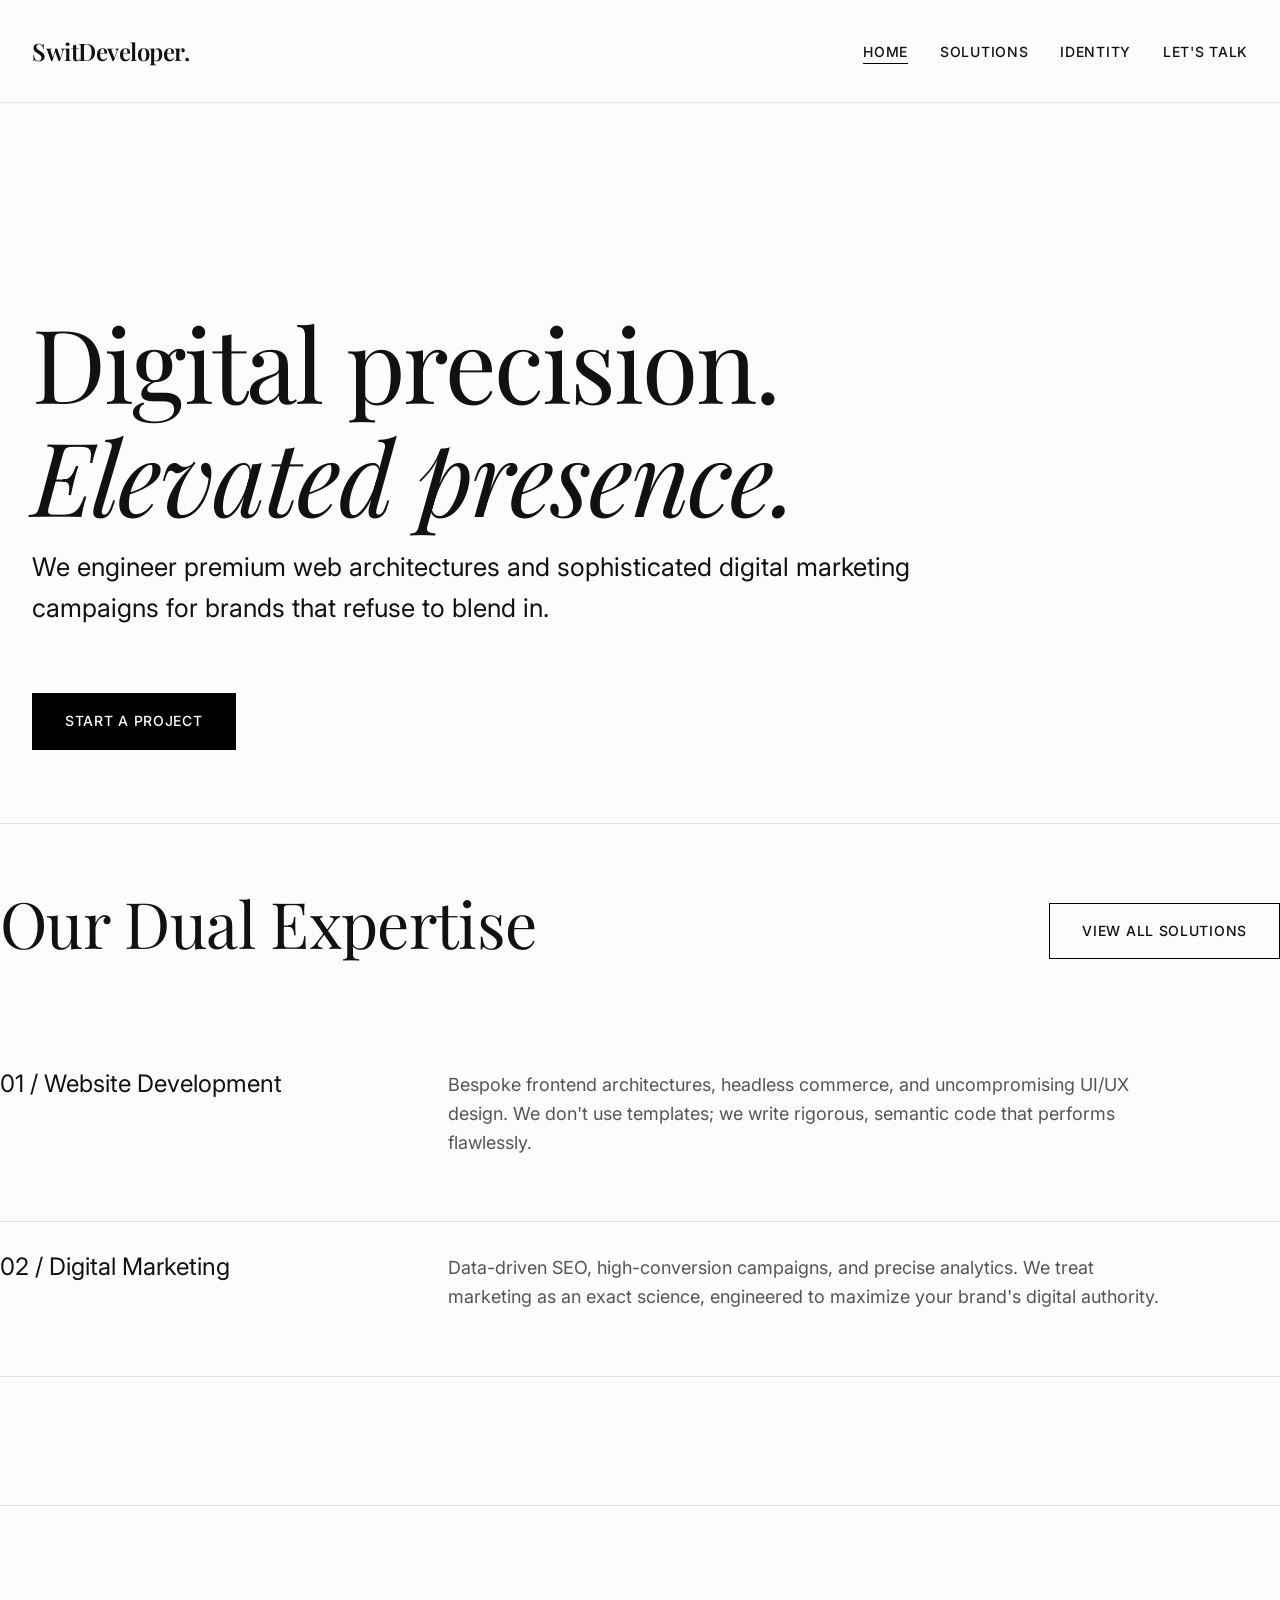
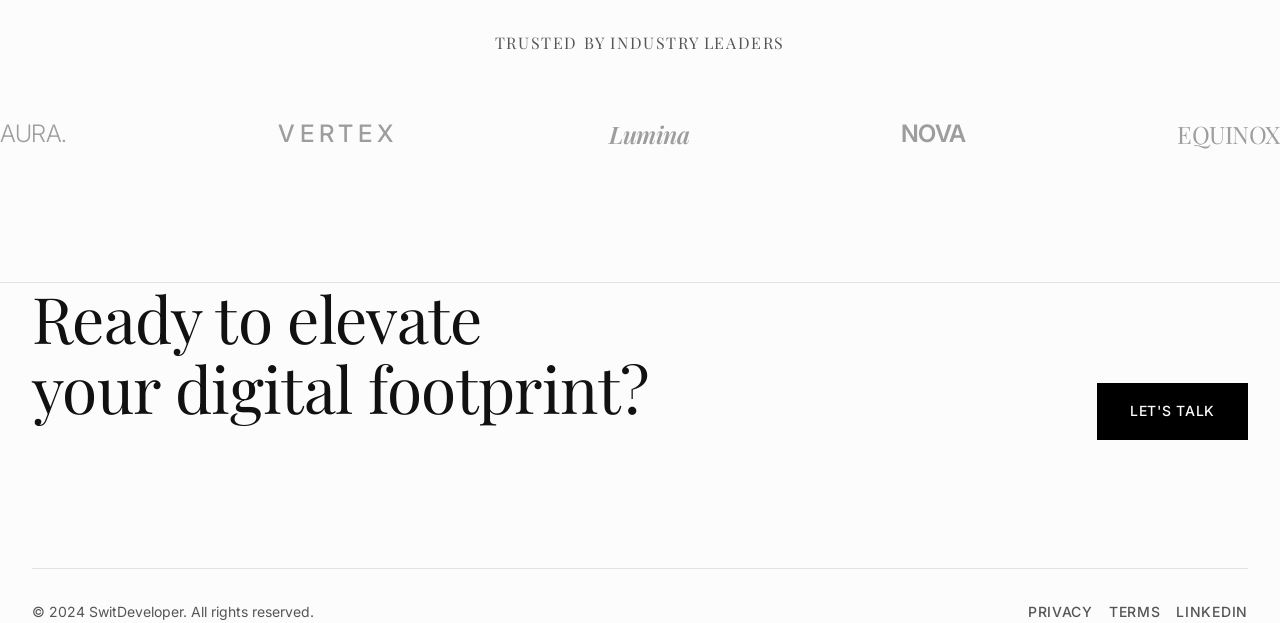
<file: index.html>
<!DOCTYPE html>
<html lang="en">
<head>
  <meta charset="UTF-8">
  <meta name="viewport" content="width=device-width, initial-scale=1.0">
  <title>SwitDeveloper | Premium Digital Agency</title>

  <!-- Fonts -->
  <link rel="preconnect" href="https://fonts.googleapis.com">
  <link rel="preconnect" href="https://fonts.gstatic.com" crossorigin>
  <link href="https://fonts.googleapis.com/css2?family=Inter:wght@300;400;500&family=Playfair+Display:ital,wght@0,400;0,600;1,400&display=swap" rel="stylesheet">

  <link rel="stylesheet" href="style.css">
</head>
<body>

  <!-- Header -->
  <header>
    <div class="container flex-between">
      <div class="logo"><a href="index.html">SwitDeveloper.</a></div>
      <nav>
        <ul>
          <li><a href="index.html">Home</a></li>
          <li><a href="services.html">Solutions</a></li>
          <li><a href="about.html">Identity</a></li>
          <li><a href="contact.html">Let's Talk</a></li>
        </ul>
      </nav>
    </div>
  </header>

  <main>
    <!-- Hero Section -->
    <section class="hero container">
      <div class="hero-content fade-up">
        <h1>Digital precision. <br><em>Elevated presence.</em></h1>
        <p class="lead">We engineer premium web architectures and sophisticated digital marketing campaigns for brands that refuse to blend in.</p>
        <a href="contact.html" class="btn btn-primary" style="margin-top: var(--spacing-md);">Start a Project</a>
      </div>
    </section>

    <!-- Dual Expertise Section -->
    <section class="container section-padding service-overview staggered-children">
      <div class="flex-between fade-up" style="margin-bottom: var(--spacing-lg);">
        <h2>Our Dual Expertise</h2>
        <a href="services.html" class="btn">View All Solutions</a>
      </div>

      <div class="service-item fade-up">
        <h3>01 / Website Development</h3>
        <p>Bespoke frontend architectures, headless commerce, and uncompromising UI/UX design. We don't use templates; we write rigorous, semantic code that performs flawlessly.</p>
      </div>
      <div class="service-item fade-up">
        <h3>02 / Digital Marketing</h3>
        <p>Data-driven SEO, high-conversion campaigns, and precise analytics. We treat marketing as an exact science, engineered to maximize your brand's digital authority.</p>
      </div>
    </section>

    <!-- Social Proof / Logos -->
    <section class="container section-padding" style="border-top: 1px solid var(--border-color);">
      <h3 class="fade-up" style="text-align: center; color: var(--text-muted); font-size: 1rem; text-transform: uppercase; letter-spacing: 0.1em; margin-bottom: var(--spacing-lg);">Trusted by industry leaders</h3>
      <div class="flex-between fade-up" style="opacity: 0.4; filter: grayscale(100%);">
        <!-- Placeholder text for logos to keep it strictly vanilla without external images -->
        <span class="logo" style="font-family: var(--font-sans); font-weight: 300;">AURA.</span>
        <span class="logo" style="font-family: var(--font-sans); font-weight: 500; letter-spacing: 0.2em;">VERTEX</span>
        <span class="logo" style="font-family: var(--font-serif); font-style: italic;">Lumina</span>
        <span class="logo" style="font-family: var(--font-sans); font-weight: 600;">NOVA</span>
        <span class="logo" style="font-family: var(--font-serif); font-weight: 400; text-transform: uppercase;">Equinox</span>
      </div>
    </section>
  </main>

  <!-- Footer CTA & Footer -->
  <footer class="container fade-up">
    <div class="footer-top">
      <h2>Ready to elevate <br>your digital footprint?</h2>
      <a href="contact.html" class="btn btn-primary">Let's Talk</a>
    </div>
    <div class="footer-bottom">
      <span>&copy; 2024 SwitDeveloper. All rights reserved.</span>
      <nav style="display: flex; gap: var(--spacing-sm);">
        <a href="#">Privacy</a>
        <a href="#">Terms</a>
        <a href="#">LinkedIn</a>
      </nav>
    </div>
  </footer>

  <script src="main.js"></script>
</body>
</html>
</file>
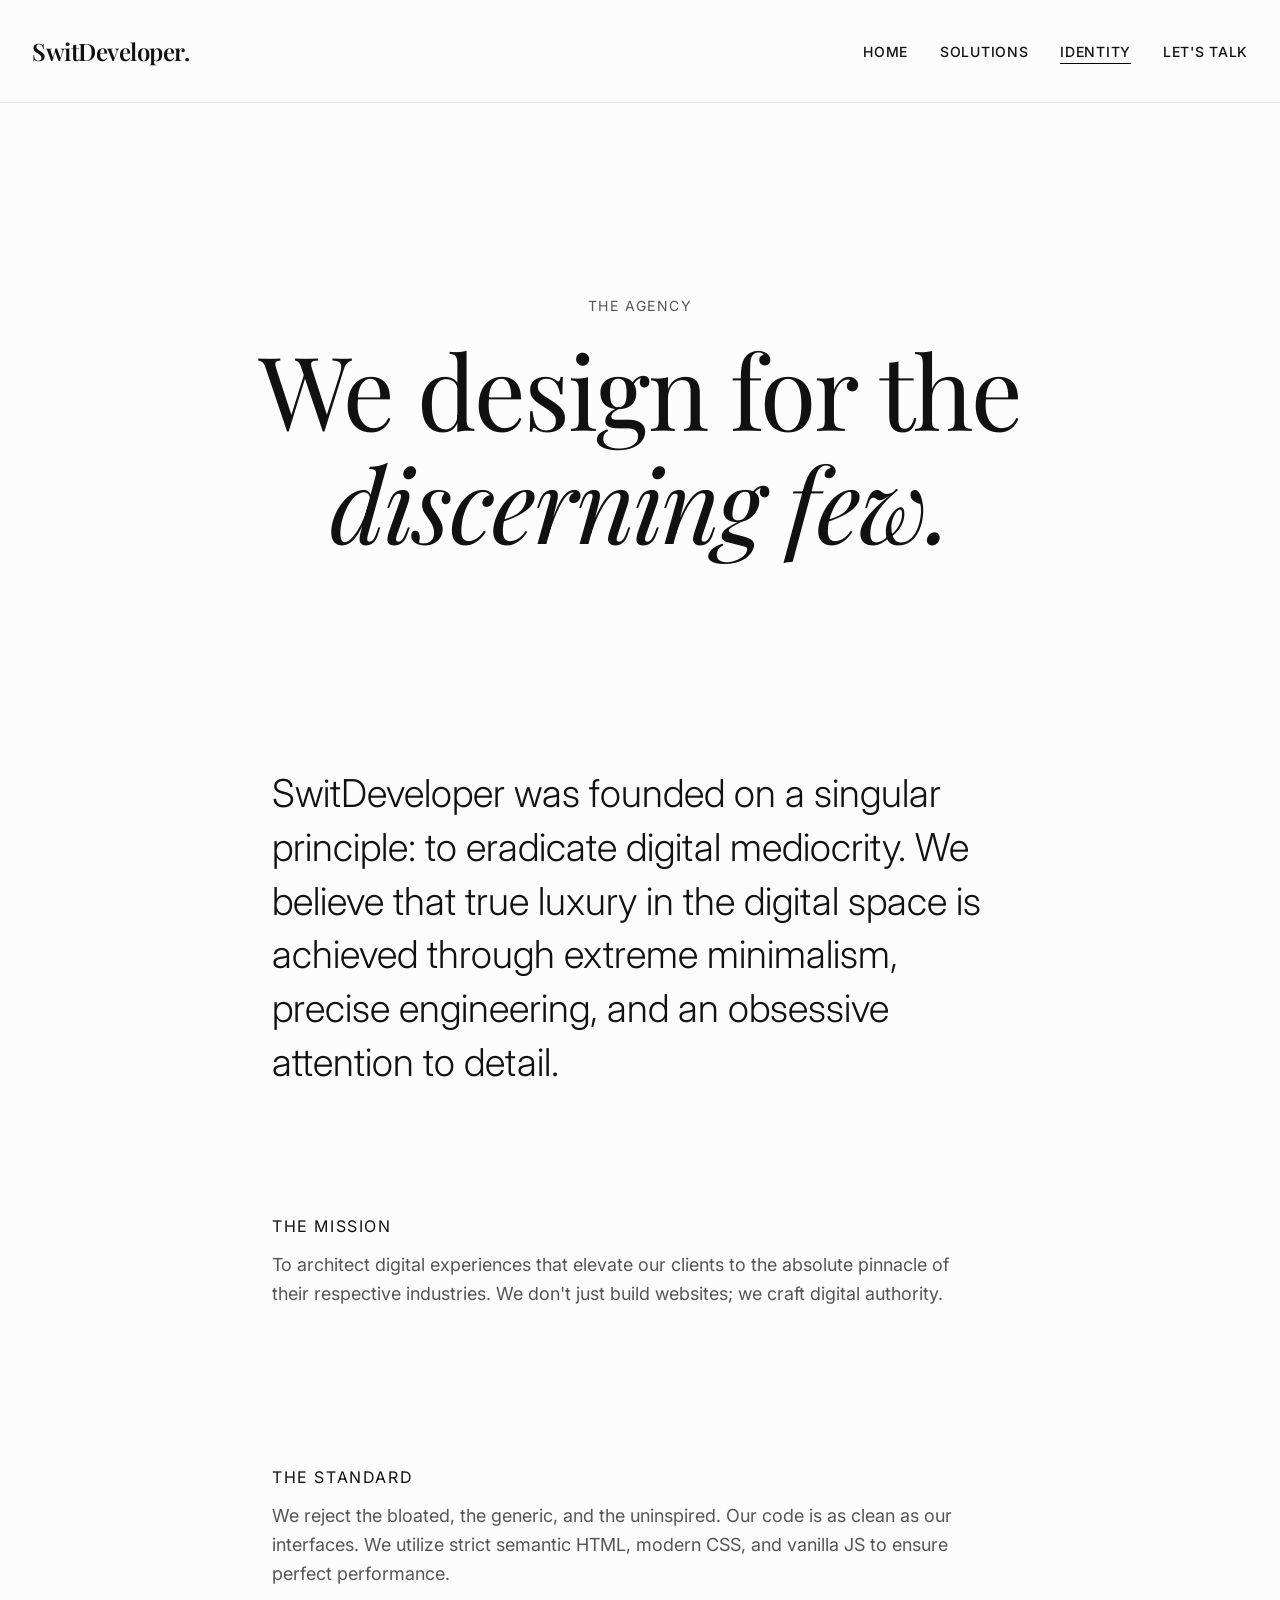
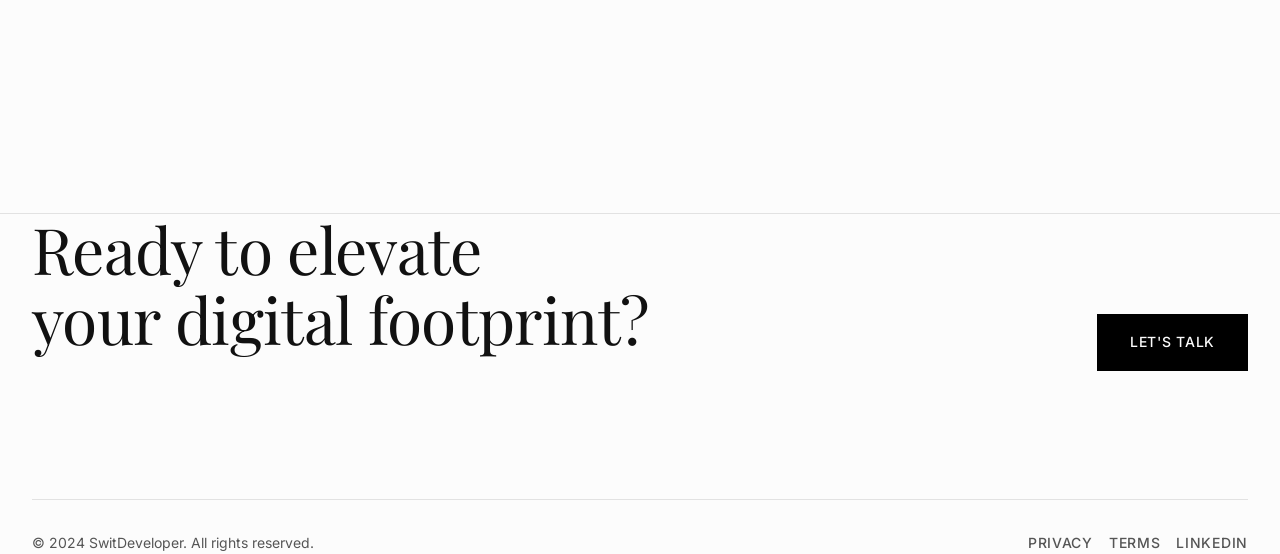
<file: about.html>
<!DOCTYPE html>
<html lang="en">
<head>
  <meta charset="UTF-8">
  <meta name="viewport" content="width=device-width, initial-scale=1.0">
  <title>Our Identity | SwitDeveloper</title>

  <link rel="preconnect" href="https://fonts.googleapis.com">
  <link rel="preconnect" href="https://fonts.gstatic.com" crossorigin>
  <link href="https://fonts.googleapis.com/css2?family=Inter:wght@300;400;500&family=Playfair+Display:ital,wght@0,400;0,600;1,400&display=swap" rel="stylesheet">

  <link rel="stylesheet" href="style.css">
</head>
<body>

  <header>
    <div class="container flex-between">
      <div class="logo"><a href="index.html">SwitDeveloper.</a></div>
      <nav>
        <ul>
          <li><a href="index.html">Home</a></li>
          <li><a href="services.html">Solutions</a></li>
          <li><a href="about.html">Identity</a></li>
          <li><a href="contact.html">Let's Talk</a></li>
        </ul>
      </nav>
    </div>
  </header>

  <main>
    <section class="container section-padding-large fade-up" style="text-align: center; max-width: 1000px;">
      <span style="display: block; font-size: 0.875rem; letter-spacing: 0.1em; text-transform: uppercase; margin-bottom: var(--spacing-sm); color: var(--text-muted);">The Agency</span>
      <h1>We design for the <br><em>discerning few.</em></h1>
    </section>

    <section class="container fade-up" style="max-width: 800px; margin-bottom: var(--spacing-xxl);">
      <p class="lead" style="color: var(--text-color); font-weight: 300; font-size: clamp(1.5rem, 3vw, 2.5rem); line-height: 1.4; margin-bottom: var(--spacing-lg);">SwitDeveloper was founded on a singular principle: to eradicate digital mediocrity. We believe that true luxury in the digital space is achieved through extreme minimalism, precise engineering, and an obsessive attention to detail.</p>

      <div class="grid grid-2" style="margin-top: var(--spacing-xl); gap: var(--spacing-xl);">
        <div>
          <h3 style="font-family: var(--font-sans); font-size: 1rem; text-transform: uppercase; letter-spacing: 0.1em;">The Mission</h3>
          <p>To architect digital experiences that elevate our clients to the absolute pinnacle of their respective industries. We don't just build websites; we craft digital authority.</p>
        </div>
        <div>
          <h3 style="font-family: var(--font-sans); font-size: 1rem; text-transform: uppercase; letter-spacing: 0.1em;">The Standard</h3>
          <p>We reject the bloated, the generic, and the uninspired. Our code is as clean as our interfaces. We utilize strict semantic HTML, modern CSS, and vanilla JS to ensure perfect performance.</p>
        </div>
      </div>
    </section>
  </main>

  <footer class="container fade-up">
    <div class="footer-top">
      <h2>Ready to elevate <br>your digital footprint?</h2>
      <a href="contact.html" class="btn btn-primary">Let's Talk</a>
    </div>
    <div class="footer-bottom">
      <span>&copy; 2024 SwitDeveloper. All rights reserved.</span>
      <nav style="display: flex; gap: var(--spacing-sm);">
        <a href="#">Privacy</a>
        <a href="#">Terms</a>
        <a href="#">LinkedIn</a>
      </nav>
    </div>
  </footer>

  <script src="main.js"></script>
</body>
</html>
</file>
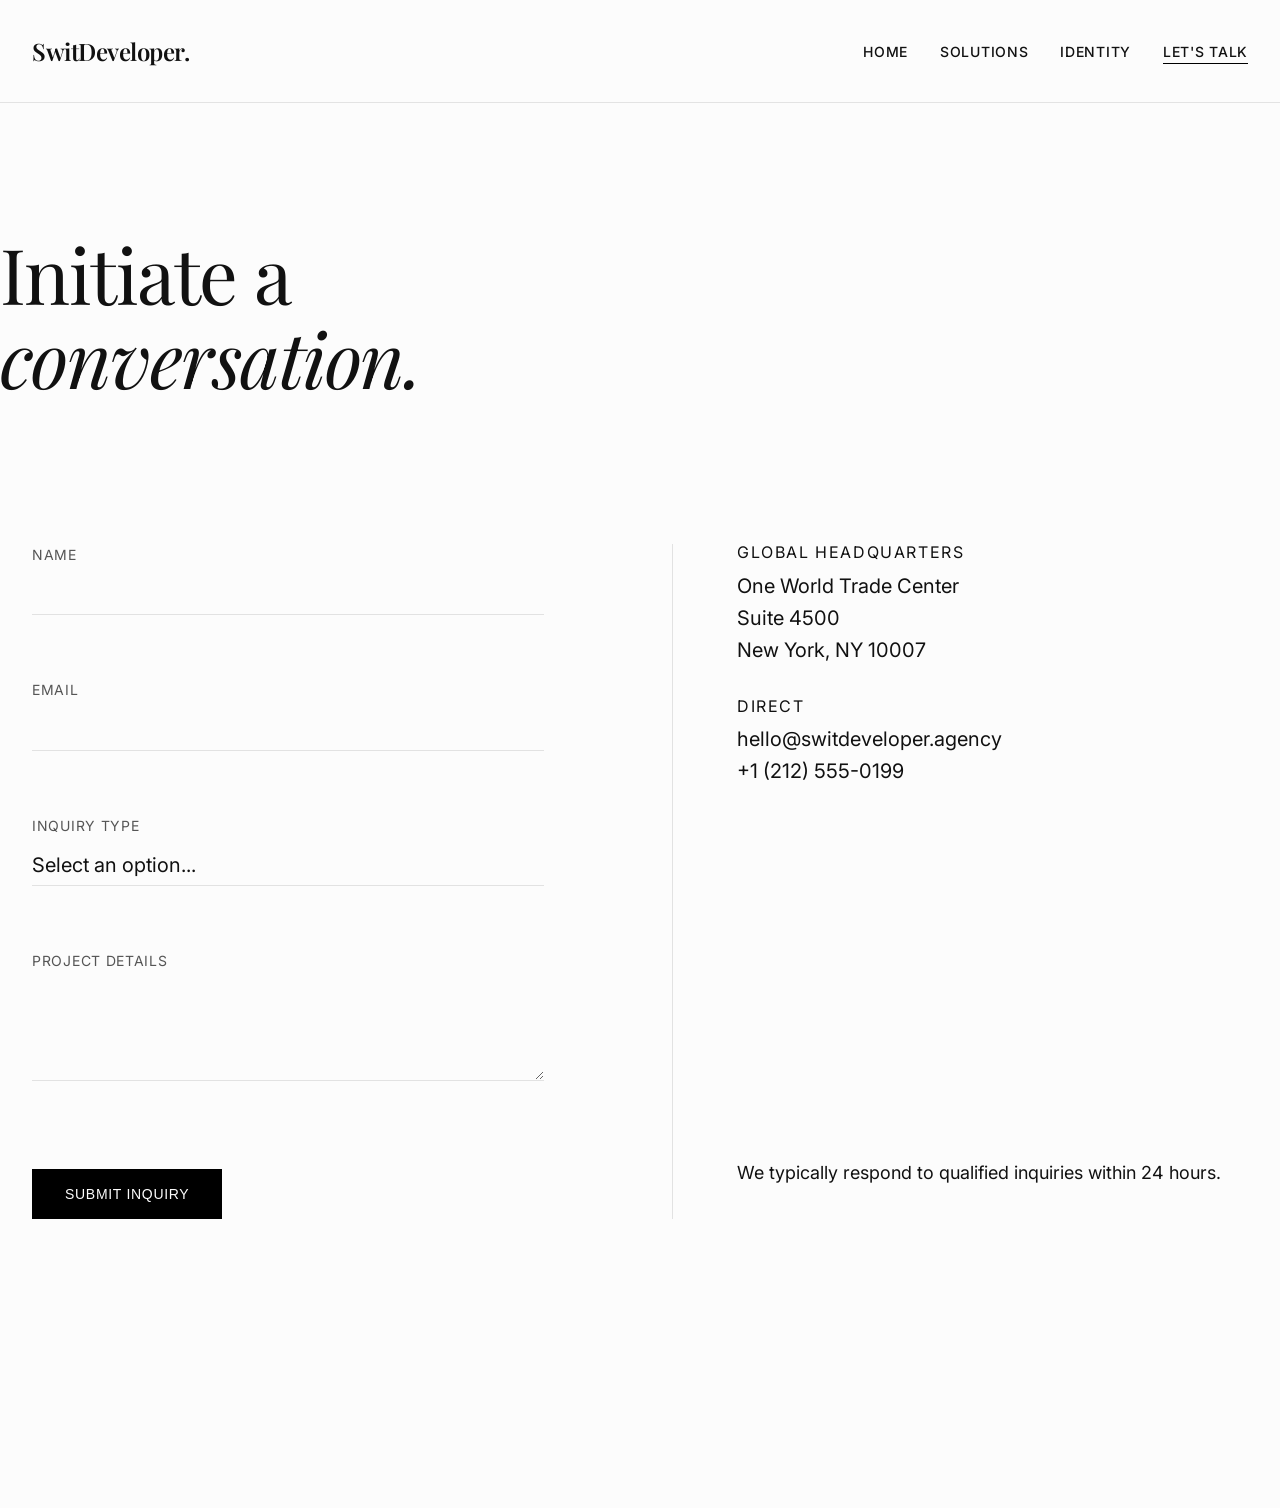
<file: contact.html>
<!DOCTYPE html>
<html lang="en">
<head>
  <meta charset="UTF-8">
  <meta name="viewport" content="width=device-width, initial-scale=1.0">
  <title>Contact | SwitDeveloper</title>

  <link rel="preconnect" href="https://fonts.googleapis.com">
  <link rel="preconnect" href="https://fonts.gstatic.com" crossorigin>
  <link href="https://fonts.googleapis.com/css2?family=Inter:wght@300;400;500&family=Playfair+Display:ital,wght@0,400;0,600;1,400&display=swap" rel="stylesheet">

  <link rel="stylesheet" href="style.css">
</head>
<body>

  <header>
    <div class="container flex-between">
      <div class="logo"><a href="index.html">SwitDeveloper.</a></div>
      <nav>
        <ul>
          <li><a href="index.html">Home</a></li>
          <li><a href="services.html">Solutions</a></li>
          <li><a href="about.html">Identity</a></li>
          <li><a href="contact.html">Let's Talk</a></li>
        </ul>
      </nav>
    </div>
  </header>

  <main>
    <section class="container section-padding fade-up">
      <h1 style="font-size: clamp(2.5rem, 6vw, 5rem);">Initiate a <br><em>conversation.</em></h1>
    </section>

    <section class="container fade-up" style="margin-bottom: var(--spacing-xxl);">
      <div class="grid grid-2">
        <!-- Form -->
        <div style="padding-right: var(--spacing-lg);">
          <form action="#" method="POST" onsubmit="event.preventDefault(); alert('Message sent.');">
            <div class="form-group">
              <label for="name">Name</label>
              <input type="text" id="name" class="form-control" required>
            </div>
            <div class="form-group">
              <label for="email">Email</label>
              <input type="email" id="email" class="form-control" required>
            </div>
            <div class="form-group">
              <label for="inquiry">Inquiry Type</label>
              <select id="inquiry" class="form-control" required style="appearance: none; background: transparent; border-radius: 0;">
                <option value="" disabled selected>Select an option...</option>
                <option value="dev">Website Development</option>
                <option value="marketing">Digital Marketing</option>
                <option value="both">Comprehensive Package</option>
              </select>
            </div>
            <div class="form-group">
              <label for="message">Project Details</label>
              <textarea id="message" class="form-control" required></textarea>
            </div>
            <button type="submit" class="btn btn-primary" style="margin-top: var(--spacing-sm);">Submit Inquiry</button>
          </form>
        </div>

        <!-- Contact Details -->
        <div style="border-left: 1px solid var(--border-color); padding-left: var(--spacing-lg); display: flex; flex-direction: column; justify-content: space-between;">
          <div>
            <h3 style="font-family: var(--font-sans); font-size: 1rem; text-transform: uppercase; letter-spacing: 0.1em; margin-bottom: var(--spacing-xs);">Global Headquarters</h3>
            <p style="color: var(--text-color); font-size: 1.25rem;">One World Trade Center<br>Suite 4500<br>New York, NY 10007</p>
            
            <h3 style="font-family: var(--font-sans); font-size: 1rem; text-transform: uppercase; letter-spacing: 0.1em; margin-bottom: var(--spacing-xs); margin-top: var(--spacing-md);">Direct</h3>
            <p style="color: var(--text-color); font-size: 1.25rem;">hello@switdeveloper.agency<br>+1 (212) 555-0199</p>
          </div>

          <div>
            <p class="lead" style="font-size: 1.125rem;">We typically respond to qualified inquiries within 24 hours.</p>
          </div>
        </div>
      </div>
    </section>
  </main>

  <footer class="container fade-up" style="margin-top: 0;">
    <div class="footer-bottom">
      <span>&copy; 2024 SwitDeveloper. All rights reserved.</span>
      <nav style="display: flex; gap: var(--spacing-sm);">
        <a href="#">Privacy</a>
        <a href="#">Terms</a>
        <a href="#">LinkedIn</a>
      </nav>
    </div>
  </footer>

  <script src="main.js"></script>
</body>
</html>
</file>
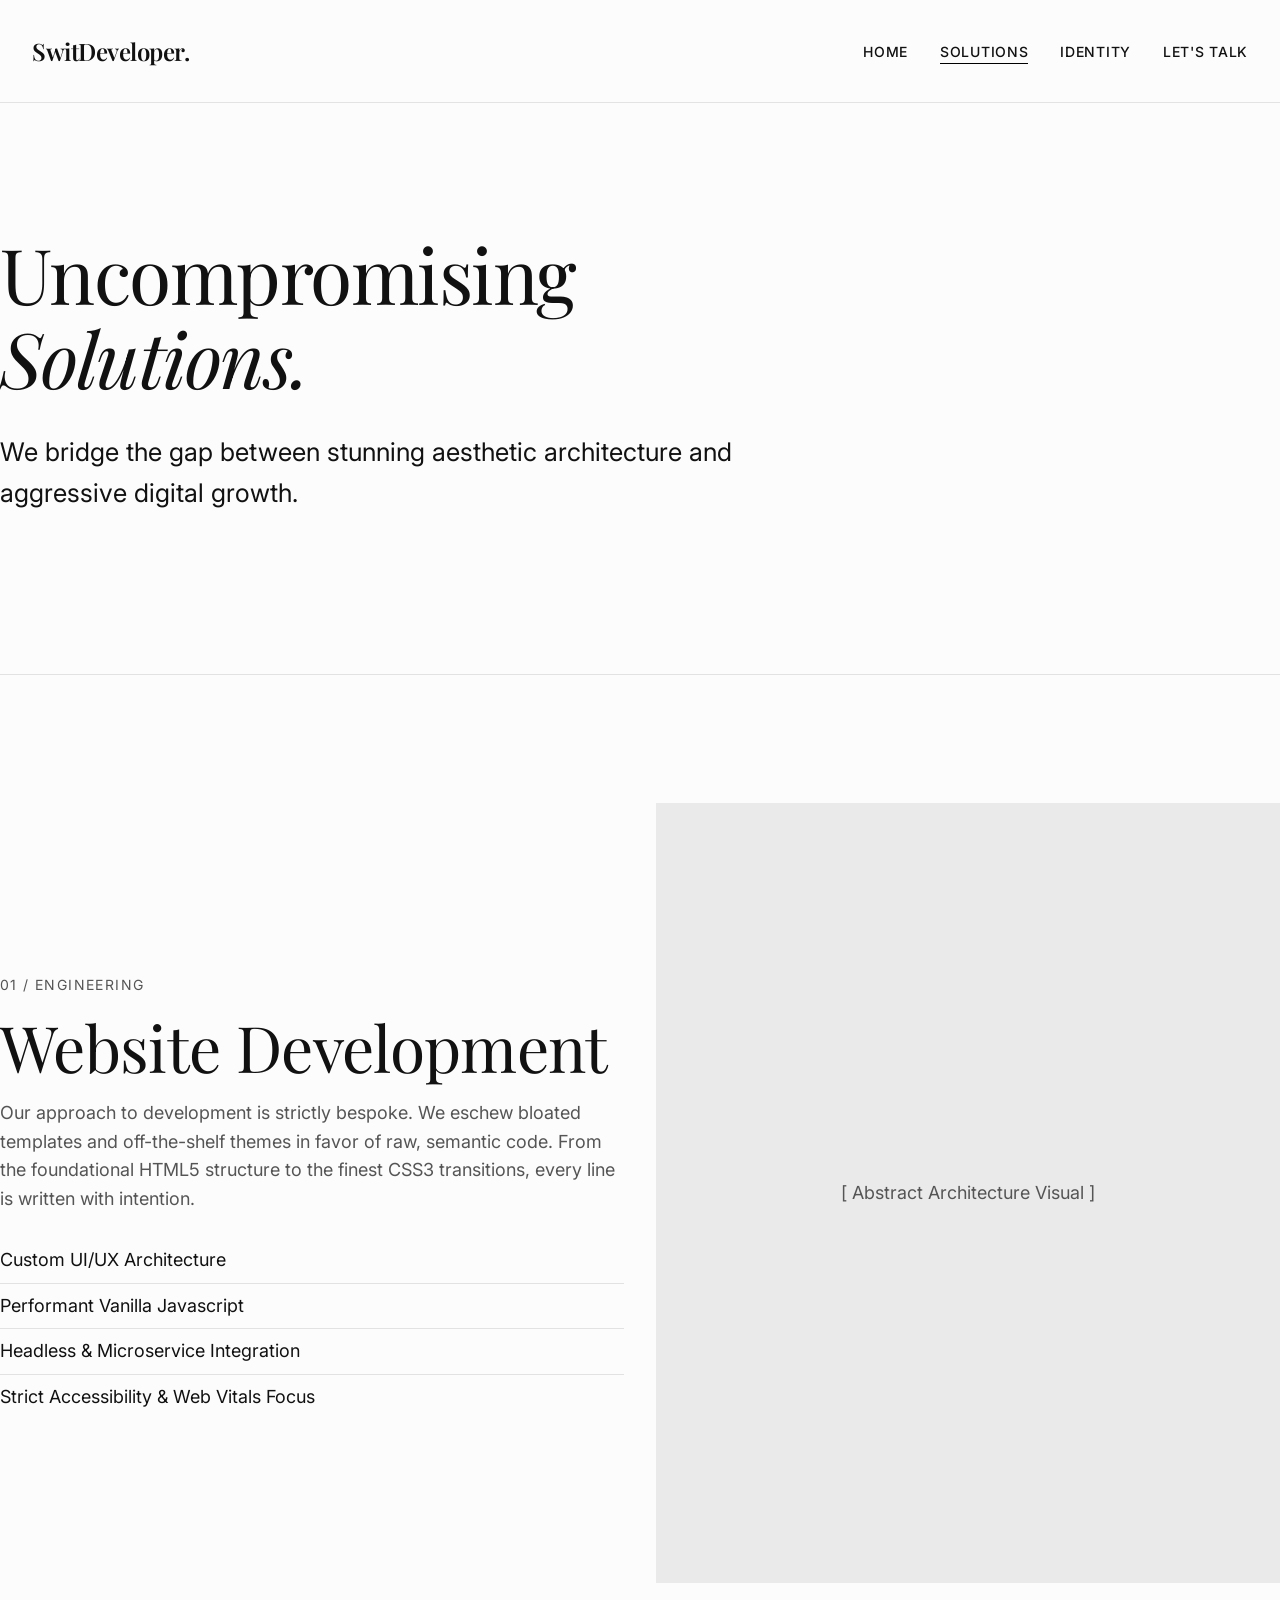
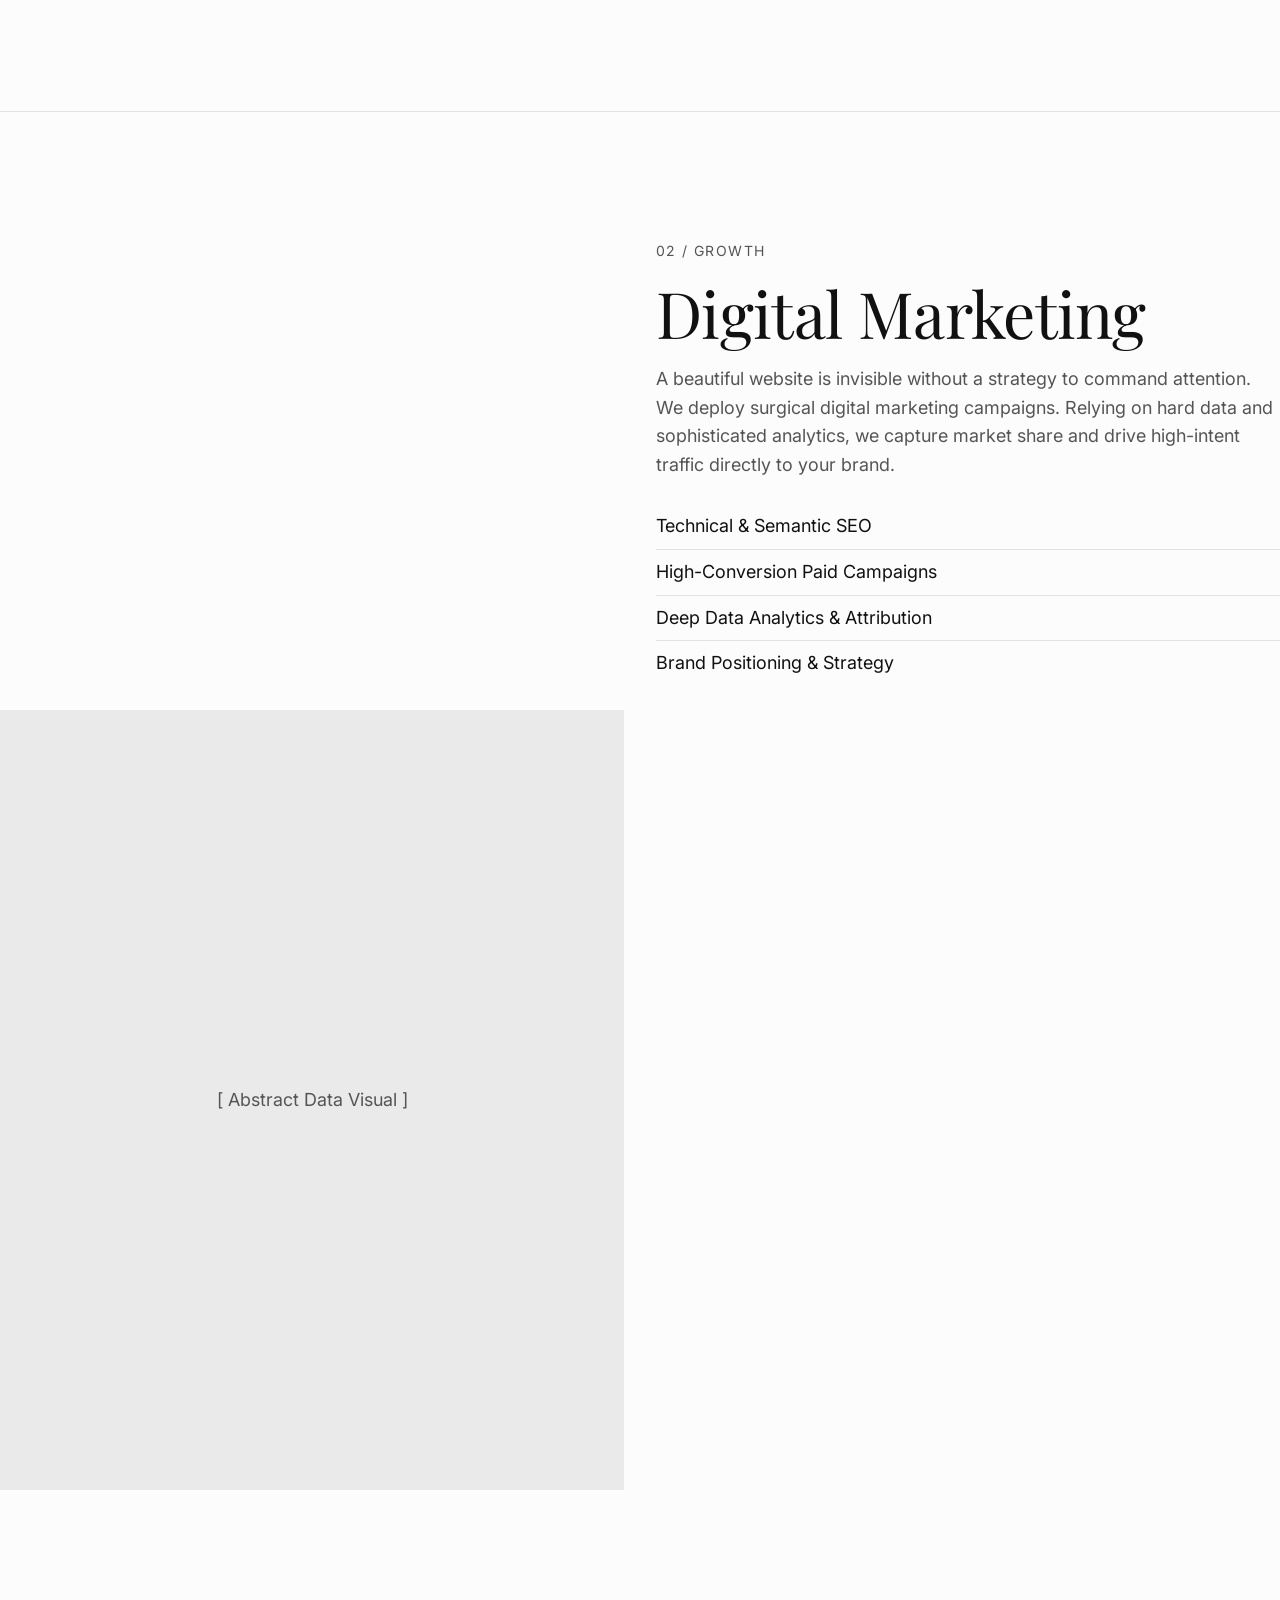
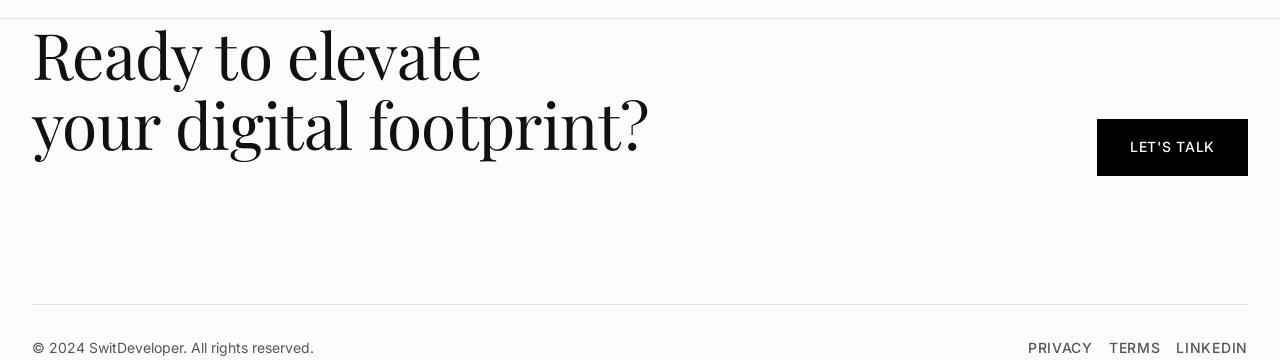
<file: services.html>
<!DOCTYPE html>
<html lang="en">
<head>
  <meta charset="UTF-8">
  <meta name="viewport" content="width=device-width, initial-scale=1.0">
  <title>Solutions | SwitDeveloper</title>

  <link rel="preconnect" href="https://fonts.googleapis.com">
  <link rel="preconnect" href="https://fonts.gstatic.com" crossorigin>
  <link href="https://fonts.googleapis.com/css2?family=Inter:wght@300;400;500&family=Playfair+Display:ital,wght@0,400;0,600;1,400&display=swap" rel="stylesheet">

  <link rel="stylesheet" href="style.css">
</head>
<body>

  <!-- Header -->
  <header>
    <div class="container flex-between">
      <div class="logo"><a href="index.html">SwitDeveloper.</a></div>
      <nav>
        <ul>
          <li><a href="index.html">Home</a></li>
          <li><a href="services.html">Solutions</a></li>
          <li><a href="about.html">Identity</a></li>
          <li><a href="contact.html">Let's Talk</a></li>
        </ul>
      </nav>
    </div>
  </header>

  <main>
    <section class="container section-padding fade-up">
      <h1 style="font-size: clamp(2.5rem, 6vw, 5rem);">Uncompromising <br><em>Solutions.</em></h1>
      <p class="lead" style="max-width: 800px; margin-top: var(--spacing-md);">We bridge the gap between stunning aesthetic architecture and aggressive digital growth.</p>
    </section>

    <!-- Web Dev Staggered -->
    <section class="container section-padding staggered-section fade-up" style="border-top: 1px solid var(--border-color);">
      <div class="staggered-text">
        <span style="display: block; font-size: 0.875rem; letter-spacing: 0.1em; text-transform: uppercase; margin-bottom: var(--spacing-sm); color: var(--text-muted);">01 / Engineering</span>
        <h2>Website Development</h2>
        <p>Our approach to development is strictly bespoke. We eschew bloated templates and off-the-shelf themes in favor of raw, semantic code. From the foundational HTML5 structure to the finest CSS3 transitions, every line is written with intention.</p>
        <ul style="list-style: none; margin-top: var(--spacing-md);">
          <li style="margin-bottom: var(--spacing-xs); padding-bottom: var(--spacing-xs); border-bottom: 1px solid var(--border-color);">Custom UI/UX Architecture</li>
          <li style="margin-bottom: var(--spacing-xs); padding-bottom: var(--spacing-xs); border-bottom: 1px solid var(--border-color);">Performant Vanilla Javascript</li>
          <li style="margin-bottom: var(--spacing-xs); padding-bottom: var(--spacing-xs); border-bottom: 1px solid var(--border-color);">Headless & Microservice Integration</li>
          <li>Strict Accessibility & Web Vitals Focus</li>
        </ul>
      </div>
      <div class="staggered-image-placeholder" style="display: flex; align-items: center; justify-content: center; color: var(--text-muted);">
        [ Abstract Architecture Visual ]
      </div>
    </section>

    <!-- Marketing Staggered -->
    <section class="container section-padding staggered-section reverse fade-up" style="border-top: 1px solid var(--border-color);">
      <div class="staggered-text">
        <span style="display: block; font-size: 0.875rem; letter-spacing: 0.1em; text-transform: uppercase; margin-bottom: var(--spacing-sm); color: var(--text-muted);">02 / Growth</span>
        <h2>Digital Marketing</h2>
        <p>A beautiful website is invisible without a strategy to command attention. We deploy surgical digital marketing campaigns. Relying on hard data and sophisticated analytics, we capture market share and drive high-intent traffic directly to your brand.</p>
        <ul style="list-style: none; margin-top: var(--spacing-md);">
          <li style="margin-bottom: var(--spacing-xs); padding-bottom: var(--spacing-xs); border-bottom: 1px solid var(--border-color);">Technical & Semantic SEO</li>
          <li style="margin-bottom: var(--spacing-xs); padding-bottom: var(--spacing-xs); border-bottom: 1px solid var(--border-color);">High-Conversion Paid Campaigns</li>
          <li style="margin-bottom: var(--spacing-xs); padding-bottom: var(--spacing-xs); border-bottom: 1px solid var(--border-color);">Deep Data Analytics & Attribution</li>
          <li>Brand Positioning & Strategy</li>
        </ul>
      </div>
      <div class="staggered-image-placeholder" style="display: flex; align-items: center; justify-content: center; color: var(--text-muted);">
        [ Abstract Data Visual ]
      </div>
    </section>
  </main>

  <footer class="container fade-up">
    <div class="footer-top">
      <h2>Ready to elevate <br>your digital footprint?</h2>
      <a href="contact.html" class="btn btn-primary">Let's Talk</a>
    </div>
    <div class="footer-bottom">
      <span>&copy; 2024 SwitDeveloper. All rights reserved.</span>
      <nav style="display: flex; gap: var(--spacing-sm);">
        <a href="#">Privacy</a>
        <a href="#">Terms</a>
        <a href="#">LinkedIn</a>
      </nav>
    </div>
  </footer>

  <script src="main.js"></script>
</body>
</html>
</file>
<file: style.css>
:root {
  /* Color Palette - High Contrast Minimalist */
  --bg-color: #fcfcfc;
  --text-color: #111111;
  --text-muted: #555555;
  --accent-color: #000000;
  --border-color: rgba(0, 0, 0, 0.1);
  --border-focus: rgba(0, 0, 0, 0.8);

  /* Typography */
  --font-serif: 'Playfair Display', 'Georgia', serif;
  --font-sans: 'Inter', -apple-system, BlinkMacSystemFont, "Segoe UI", Roboto, Helvetica, Arial, sans-serif;

  /* Layout Spacing */
  --spacing-xs: 0.5rem;
  --spacing-sm: 1rem;
  --spacing-md: 2rem;
  --spacing-lg: 4rem;
  --spacing-xl: 8rem;
  --spacing-xxl: 12rem;

  /* Container Width */
  --container-width: 1440px;
}

/* Reset & Base Styles */
*, *::before, *::after {
  box-sizing: border-box;
  margin: 0;
  padding: 0;
}

body {
  background-color: var(--bg-color);
  color: var(--text-color);
  font-family: var(--font-sans);
  font-size: 1.125rem;
  line-height: 1.6;
  -webkit-font-smoothing: antialiased;
  -moz-osx-font-smoothing: grayscale;
  overflow-x: hidden;
}

/* Typography */
h1, h2, h3, h4, h5, h6 {
  font-family: var(--font-serif);
  font-weight: 400;
  line-height: 1.1;
  margin-bottom: var(--spacing-sm);
}

h1 {
  font-size: clamp(3rem, 8vw, 7rem);
  letter-spacing: -0.02em;
}

h2 {
  font-size: clamp(2.5rem, 5vw, 4.5rem);
  letter-spacing: -0.01em;
}

h3 {
  font-size: clamp(1.75rem, 3vw, 2.5rem);
}

p {
  color: var(--text-muted);
  max-width: 65ch;
  margin-bottom: var(--spacing-md);
}

p.lead {
  font-size: clamp(1.25rem, 2vw, 1.75rem);
  color: var(--text-color);
}

a {
  color: inherit;
  text-decoration: none;
  transition: color 0.3s ease;
}

/* Layout Utilities */
.container {
  max-width: var(--container-width);
  margin: 0 auto;
  padding: 0 var(--spacing-md);
}

.section-padding {
  padding: var(--spacing-xl) 0;
}

.section-padding-large {
  padding: var(--spacing-xxl) 0;
}

.grid {
  display: grid;
  gap: var(--spacing-lg);
}

.grid-2 {
  grid-template-columns: repeat(auto-fit, minmax(min(100%, 500px), 1fr));
}

.flex {
  display: flex;
}

.flex-between {
  display: flex;
  justify-content: space-between;
  align-items: center;
}

/* Header & Nav */
header {
  padding: var(--spacing-md) 0;
  border-bottom: 1px solid var(--border-color);
  position: sticky;
  top: 0;
  background-color: rgba(252, 252, 252, 0.95);
  backdrop-filter: blur(10px);
  z-index: 100;
}

.logo {
  font-family: var(--font-serif);
  font-size: 1.5rem;
  font-weight: 600;
  letter-spacing: -0.02em;
}

nav ul {
  list-style: none;
  display: flex;
  gap: var(--spacing-md);
}

nav a {
  font-size: 0.875rem;
  text-transform: uppercase;
  letter-spacing: 0.05em;
  font-weight: 500;
  position: relative;
}

nav a::after {
  content: '';
  position: absolute;
  bottom: -4px;
  left: 0;
  width: 100%;
  height: 1px;
  background-color: var(--accent-color);
  transform: scaleX(0);
  transform-origin: right;
  transition: transform 0.4s cubic-bezier(0.165, 0.84, 0.44, 1);
}

nav a:hover::after,
nav a.active::after {
  transform: scaleX(1);
  transform-origin: left;
}

/* Hero Section */
.hero {
  min-height: 80vh;
  display: flex;
  align-items: center;
  padding-top: var(--spacing-xl);
}

.hero-content {
  max-width: 900px;
}

/* Buttons */
.btn {
  display: inline-flex;
  align-items: center;
  justify-content: center;
  padding: 1rem 2rem;
  font-size: 0.875rem;
  text-transform: uppercase;
  letter-spacing: 0.05em;
  font-weight: 500;
  border: 1px solid var(--accent-color);
  background: transparent;
  color: var(--text-color);
  cursor: pointer;
  transition: all 0.4s cubic-bezier(0.165, 0.84, 0.44, 1);
}

.btn:hover {
  background: var(--accent-color);
  color: var(--bg-color);
}

.btn-primary {
  background: var(--accent-color);
  color: var(--bg-color);
}

.btn-primary:hover {
  background: transparent;
  color: var(--text-color);
}

/* Service Cards / Overview */
.service-overview {
  border-top: 1px solid var(--border-color);
  padding-top: var(--spacing-lg);
}

.service-item {
  padding: var(--spacing-md) 0;
  border-bottom: 1px solid var(--border-color);
  display: grid;
  grid-template-columns: 1fr 2fr;
  gap: var(--spacing-md);
  transition: opacity 0.3s ease;
}

.service-item:hover {
  opacity: 0.7;
}

.service-item h3 {
  margin-bottom: 0;
  font-size: 1.5rem;
  font-family: var(--font-sans);
  font-weight: 400;
}

/* Staggered Layout for Services Page */
.staggered-section {
  display: grid;
  grid-template-columns: repeat(12, 1fr);
  gap: var(--spacing-md);
  align-items: center;
}

.staggered-text {
  grid-column: 1 / 7;
}

.staggered-image-placeholder {
  grid-column: 7 / 13;
  aspect-ratio: 4/5;
  background-color: #eaeaea;
}

.staggered-section.reverse .staggered-text {
  grid-column: 7 / 13;
}

.staggered-section.reverse .staggered-image-placeholder {
  grid-column: 1 / 7;
}

/* Forms - Minimalist */
.form-group {
  margin-bottom: var(--spacing-lg);
}

.form-group label {
  display: block;
  font-size: 0.875rem;
  text-transform: uppercase;
  letter-spacing: 0.05em;
  margin-bottom: var(--spacing-xs);
  color: var(--text-muted);
}

.form-control {
  width: 100%;
  background: transparent;
  border: none;
  border-bottom: 1px solid var(--border-color);
  padding: 0.5rem 0;
  font-family: var(--font-sans);
  font-size: 1.25rem;
  color: var(--text-color);
  transition: border-color 0.3s ease;
  outline: none;
}

.form-control:focus {
  border-bottom-color: var(--border-focus);
}

textarea.form-control {
  resize: vertical;
  min-height: 100px;
}

/* Footer */
footer {
  padding: var(--spacing-xl) 0 var(--spacing-md);
  border-top: 1px solid var(--border-color);
  margin-top: var(--spacing-xxl);
}

.footer-top {
  display: flex;
  justify-content: space-between;
  align-items: flex-end;
  margin-bottom: var(--spacing-xl);
}

.footer-bottom {
  display: flex;
  justify-content: space-between;
  border-top: 1px solid var(--border-color);
  padding-top: var(--spacing-md);
  font-size: 0.875rem;
  color: var(--text-muted);
}

/* Utilities */
.text-right { text-align: right; }
.text-center { text-align: center; }

/* Animations - Initial State */
.fade-up {
  opacity: 0;
  transform: translateY(40px);
  transition: opacity 0.8s cubic-bezier(0.165, 0.84, 0.44, 1), transform 0.8s cubic-bezier(0.165, 0.84, 0.44, 1);
  will-change: opacity, transform;
}

.fade-up.is-visible {
  opacity: 1;
  transform: translateY(0);
}

/* Responsive */
@media (max-width: 768px) {
  .service-item {
    grid-template-columns: 1fr;
    gap: var(--spacing-xs);
  }

  .staggered-text, .staggered-image-placeholder,
  .staggered-section.reverse .staggered-text,
  .staggered-section.reverse .staggered-image-placeholder {
    grid-column: 1 / 13;
  }

  .footer-top {
    flex-direction: column;
    align-items: flex-start;
    gap: var(--spacing-md);
  }
}
</file>
